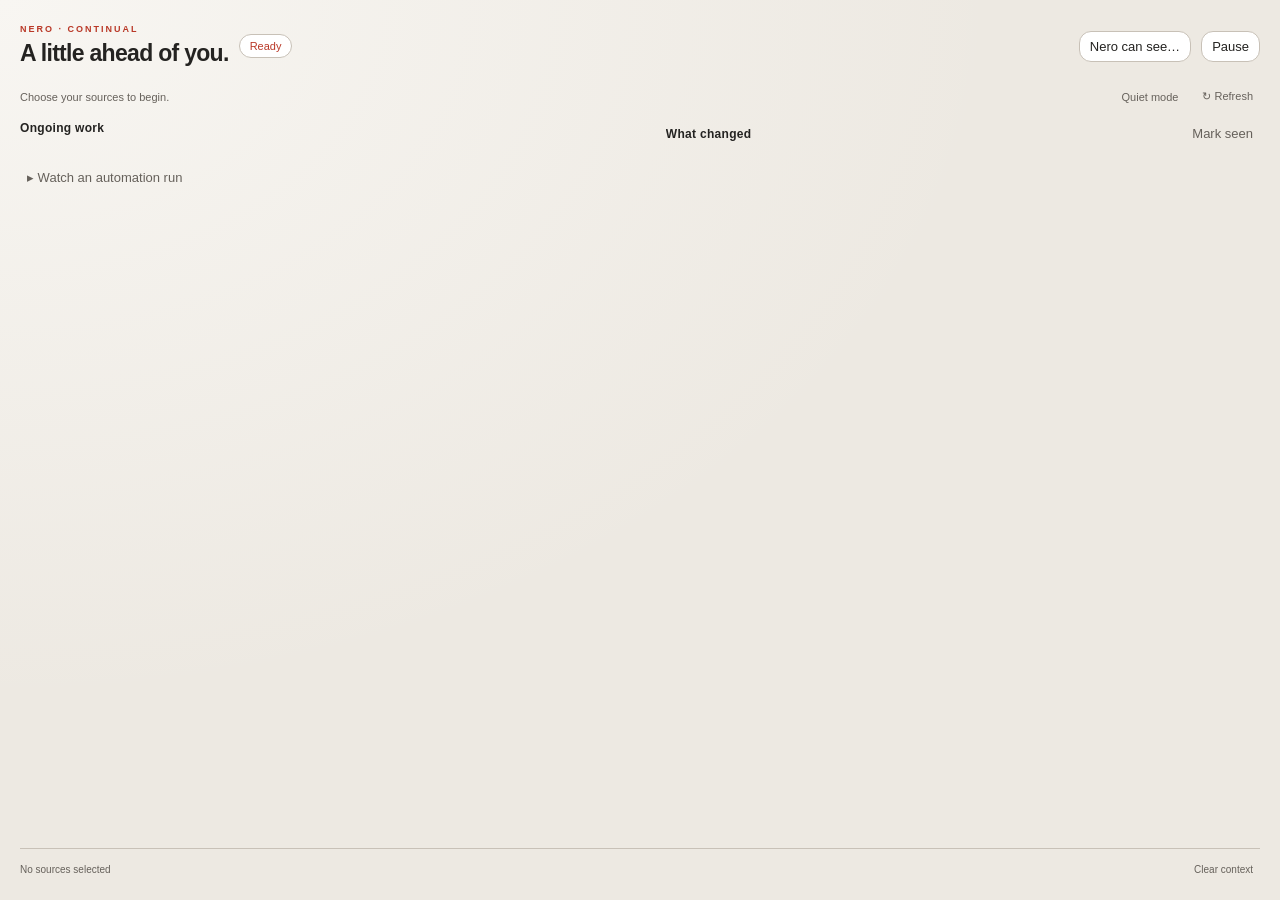
<file: Resources/Views/awareness/index.html>
<!doctype html><html lang="en" data-nook-ui><head><meta charset="utf-8"><meta name="viewport" content="width=device-width,initial-scale=1"><link rel="stylesheet" href="awareness.css"><title>Nero activity</title></head><body>
<header><div><span class="eyebrow">NERO · CONTINUAL</span><h1>A little ahead of you.</h1></div><span id="phase" class="pill">Ready</span><div class="spacer"></div><button id="sources">Nero can see…</button><button id="pause">Pause</button></header>
<div class="toolbar"><span id="status" role="status">Choose your sources to begin.</span><div class="spacer"></div><button id="quiet" class="quiet">Quiet mode</button><button id="refresh" class="quiet">↻ Refresh</button></div>
<main><section class="left"><div class="sectionTitle"><h2>Ongoing work</h2><span id="watchCount"></span></div><div id="watches" class="cards"></div><div id="watchPager" class="pager"></div>
<section id="runDetails"><button id="runToggle" class="quiet" aria-expanded="false">▸ Watch an automation run</button><div id="runBody" hidden><p class="muted">Follow one exact run. This does not start an automation.</p><div id="runs"></div><div id="runPager" class="pager"></div><button id="nook">Enable Nook activity</button></div></section></section>
<section class="right"><div class="sectionTitle"><h2>What changed</h2><button id="acknowledge" class="quiet">Mark seen</button></div><div id="activities" class="timeline"></div><div id="activityPager" class="pager"></div></section></main>
<footer><div id="sourceSummary">No sources selected</div><button id="clear" class="quiet">Clear context</button></footer><div id="error" role="alert" hidden></div><script src="awareness.js"></script></body></html>
</file>
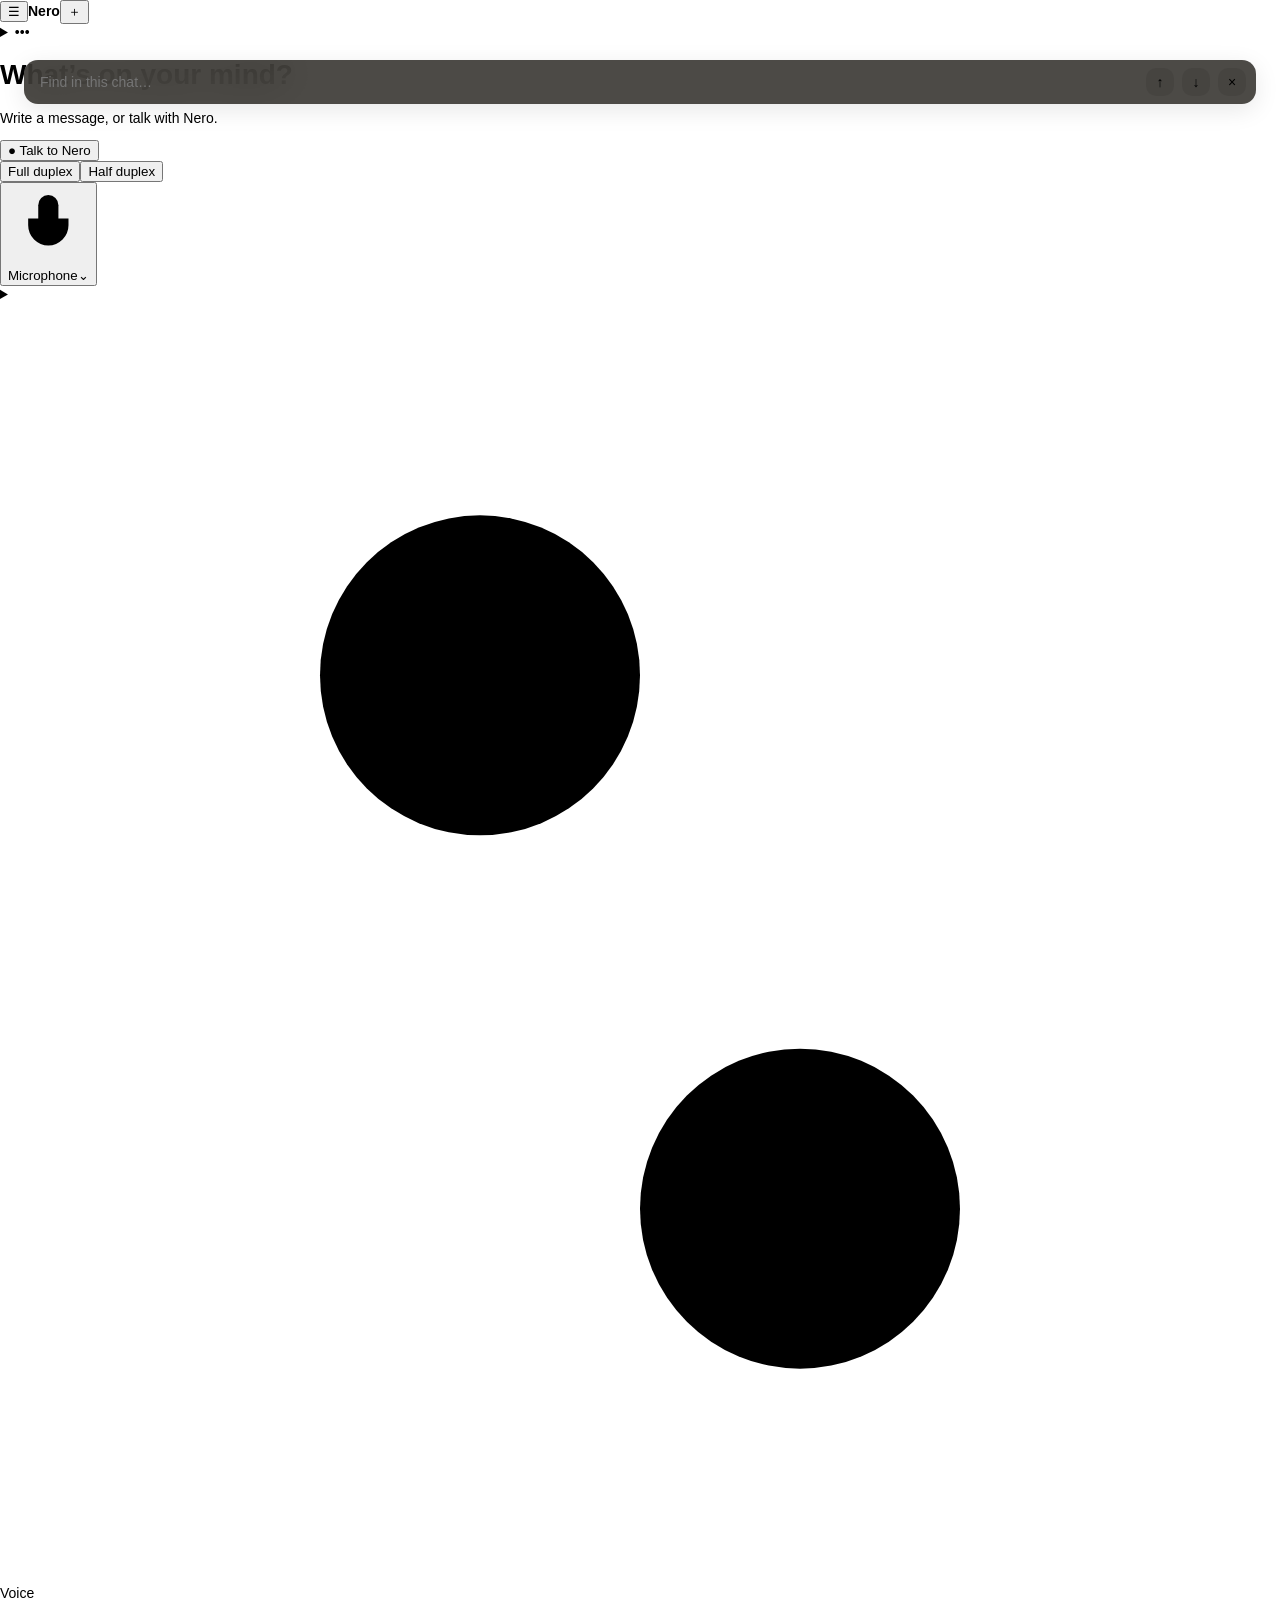
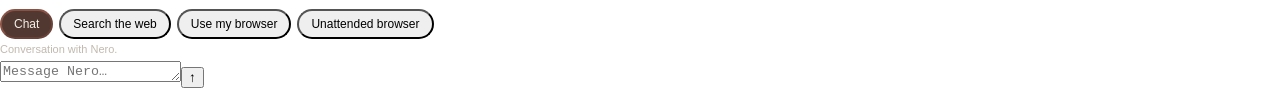
<file: Resources/Views/chat/index.html>
<!doctype html><html lang="en" data-nook-ui><head><meta charset="utf-8"><meta name="viewport" content="width=device-width,initial-scale=1"><title>Nero</title><link rel="stylesheet" href="chat.css"><link rel="stylesheet" href="chat-find.css"><link rel="stylesheet" href="chat-history.css"></head><body data-nook-seasonal-surface class="nc-app nc-agent">
<header class="nc-topbar"><button id="historyButton" class="nc-icon" aria-label="Conversation history">☰</button><strong class="nc-brand">Nero</strong><span id="presence" class="nc-status"></span><span class="nc-spacer"></span><button id="new" class="nc-icon" title="New conversation" aria-label="New conversation">＋</button><details id="agentMenu" class="nc-menu"><summary aria-label="Nero menu">•••</summary><div><label>Thinking model<select id="agentModel" aria-label="Agent thinking model"><option value="">Account default</option></select></label><div><button id="previousModels" hidden>Previous models</button><button id="nextModels" hidden>More models</button><button id="refreshModels">Refresh models</button></div><p id="modelStatus"></p><button id="findConversation">Find in conversation…</button><button id="activity">Activity &amp; automations…</button><button id="tools">Tools &amp; connections…</button><button id="settings">Chat settings…</button><button id="open">Open larger chat window</button><label><input id="useContext" type="checkbox">Use Nook context</label><p id="contextHint"></p><p id="toolSummary"></p><details id="voiceOptions"><summary>Voice options</summary><div><label>Reply pace<select id="replyPace"><option value="quick">Quicker replies</option><option value="default">Model default</option></select></label><select id="talkProvider" aria-label="Conversation speech provider"></select><label>Read aloud<select id="speechProvider" aria-label="Speech provider"><option value="">Choose provider…</option></select></label><p id="speechStatus"></p><button id="stopSpeech" hidden>Stop reading</button></div></details><button id="retry" hidden>Retry last message</button><p id="status" role="status"></p></div></details></header>
<div id="chatFind" class="nc-find" data-nook-seasonal-protect role="search" aria-label="Find in conversation" hidden><input id="chatFindQuery" type="search" maxlength="256" spellcheck="false" autocorrect="off" autocapitalize="off" autocomplete="off" aria-label="Find in loaded messages" placeholder="Find in this chat…" title="Searches loaded messages only; excerpts may omit older text."><output id="chatFindCount" role="status" aria-live="polite"></output><button id="chatFindPrevious" aria-label="Previous match" title="Previous · Shift–Enter">↑</button><button id="chatFindNext" aria-label="Next match" title="Next · Enter">↓</button><button id="chatFindClose" aria-label="Close search" title="Close · Escape">×</button></div>
<main class="nc-main"><div id="timeline" aria-label="Conversation"><div id="empty" class="nc-stage"><span data-nook-seasonal-anchor class="nook-presence nc-presence" aria-hidden="true"></span><div data-nook-seasonal-message-slot data-nook-seasonal-protect hidden></div>
<h1 id="welcomeHeading" class="nc-title">What’s on your mind?</h1><p id="welcomeSubtitle" class="nc-subtitle">Write a message, or talk with Nero.</p><button id="connectNero" hidden>Connect ChatGPT…</button></div><div id="messages" data-nook-seasonal-protect></div></div><section id="talkBar" class="nc-stage" aria-label="Voice conversation" hidden><span id="voiceOrb" data-nook-seasonal-anchor class="nook-presence nc-presence" aria-hidden="true"></span><h1 id="talkHeading" class="nc-title">I’m listening.</h1><p id="talkSubtitle" class="nc-subtitle">Take your time.</p><p id="talkWords" class="nc-words"></p><div class="nc-wave"><span id="talkWaveLabel" class="nc-wave-label">Live words</span><meter id="talkMeter" data-nook-wave="wide" min="0" max="1" value="0" aria-label="Microphone level"></meter></div><p id="talkState" class="nc-notice" role="status"></p></section><aside id="history" class="nc-drawer" hidden><div class="nc-topbar"><h2>Conversations</h2><span class="nc-spacer"></span><button id="closeHistory" class="nc-icon" aria-label="Close history">×</button></div><p id="retention" class="nc-notice"></p><div class="nc-history-search"><input id="historyQuery" type="search" maxlength="256" spellcheck="false" autocomplete="off" aria-label="Find saved conversations by title" placeholder="Find a conversation…"><button id="historyClear" hidden>Clear</button></div><p id="historyResult" class="nc-notice" role="status" aria-live="polite"></p><div id="conversations"></div></aside></main>
<section id="toolReviews" class="nc-review" aria-label="Tool approval requests" hidden></section><section id="proposal" class="nc-review" hidden><strong>Suggested action</strong><pre></pre><button id="review">Review action…</button></section><p id="error" class="nc-notice nc-error" role="alert" hidden></p>
<footer class="nc-bottom"><div class="nc-control-row"><button id="talkStart">● Talk to Nero</button><button id="talkStop" class="nc-stop" hidden>■ Stop</button><div class="nc-duplex" role="group" aria-label="Conversation duplex"><button id="fullDuplex" aria-pressed="false">Full duplex</button><button id="halfDuplex" aria-pressed="true">Half duplex</button></div><select id="duplex" hidden><option value="half">Half duplex</option><option value="full">Full duplex</option></select><div class="nc-voice-pod"><button id="talkSettings" class="nc-mic"><svg viewBox="0 0 24 24" aria-hidden="true"><rect x="9" y="3" width="6" height="12" rx="3"/><path d="M6 10v2a6 6 0 0 0 12 0v-2M12 18v3m-4 0h8"/></svg><span id="talkMicrophoneName">Microphone</span><span aria-hidden="true">⌄</span></button><details id="talkVoiceControls" class="nc-voice-controls"><summary aria-label="Voice controls"><svg viewBox="0 0 24 24" aria-hidden="true"><path d="M4 7h16M4 17h16"/><circle cx="9" cy="7" r="3"/><circle cx="15" cy="17" r="3"/></svg><span>Voice</span></summary><div class="nc-voice-panel"><strong>Voice controls</strong><label><input id="talkExpression" type="checkbox">Expressive delivery</label><p class="nc-notice">Small gestures and supported voice prosody for this Talk session. Applies to the next spoken segment.</p><p id="talkVoiceEngine" class="nc-notice"></p><label for="talkSensitivity">Interruption sensitivity <output id="talkSensitivityValue">50%</output></label><input id="talkSensitivity" type="range" min="0" max="100" step="1" value="50" aria-label="Interruption sensitivity"><div class="nc-range-labels"><span>Less sensitive</span><span>More sensitive</span></div><p class="nc-notice">Lower this if the assistant interrupts itself. You’ll need to speak more firmly to interrupt. Microphone volume stays the same.</p><p id="talkSensitivityHint" class="nc-notice"></p><button id="talkAllVoiceSettings">Microphone &amp; voice settings…</button></div></details></div><button id="typeInstead" class="nc-text-link" hidden>Type instead</button></div><div class="nc-task-mode" role="group" aria-label="Task focus"><button id="mode-chat" aria-pressed="true">Chat</button><button id="mode-search" aria-pressed="false">Search the web</button><button id="mode-browser" aria-pressed="false">Use my browser</button><button id="mode-unattended" aria-pressed="false">Unattended browser</button></div><p id="taskHint" class="nc-task-hint" role="status"></p><div id="composer" class="nc-compose"><textarea id="draft" rows="1" maxlength="2048" placeholder="Message Nero…" aria-label="Message Nero"></textarea><button id="send" aria-label="Send message" title="Send · Enter">↑</button><button id="stop" class="nc-stop" aria-label="Stop reply" hidden>■</button></div></footer><script src="chat-presence.js"></script><script src="chat-task-mode.js"></script><script src="chat.js"></script><script src="chat-find.js"></script><script src="chat-history.js"></script></body></html>
</file>
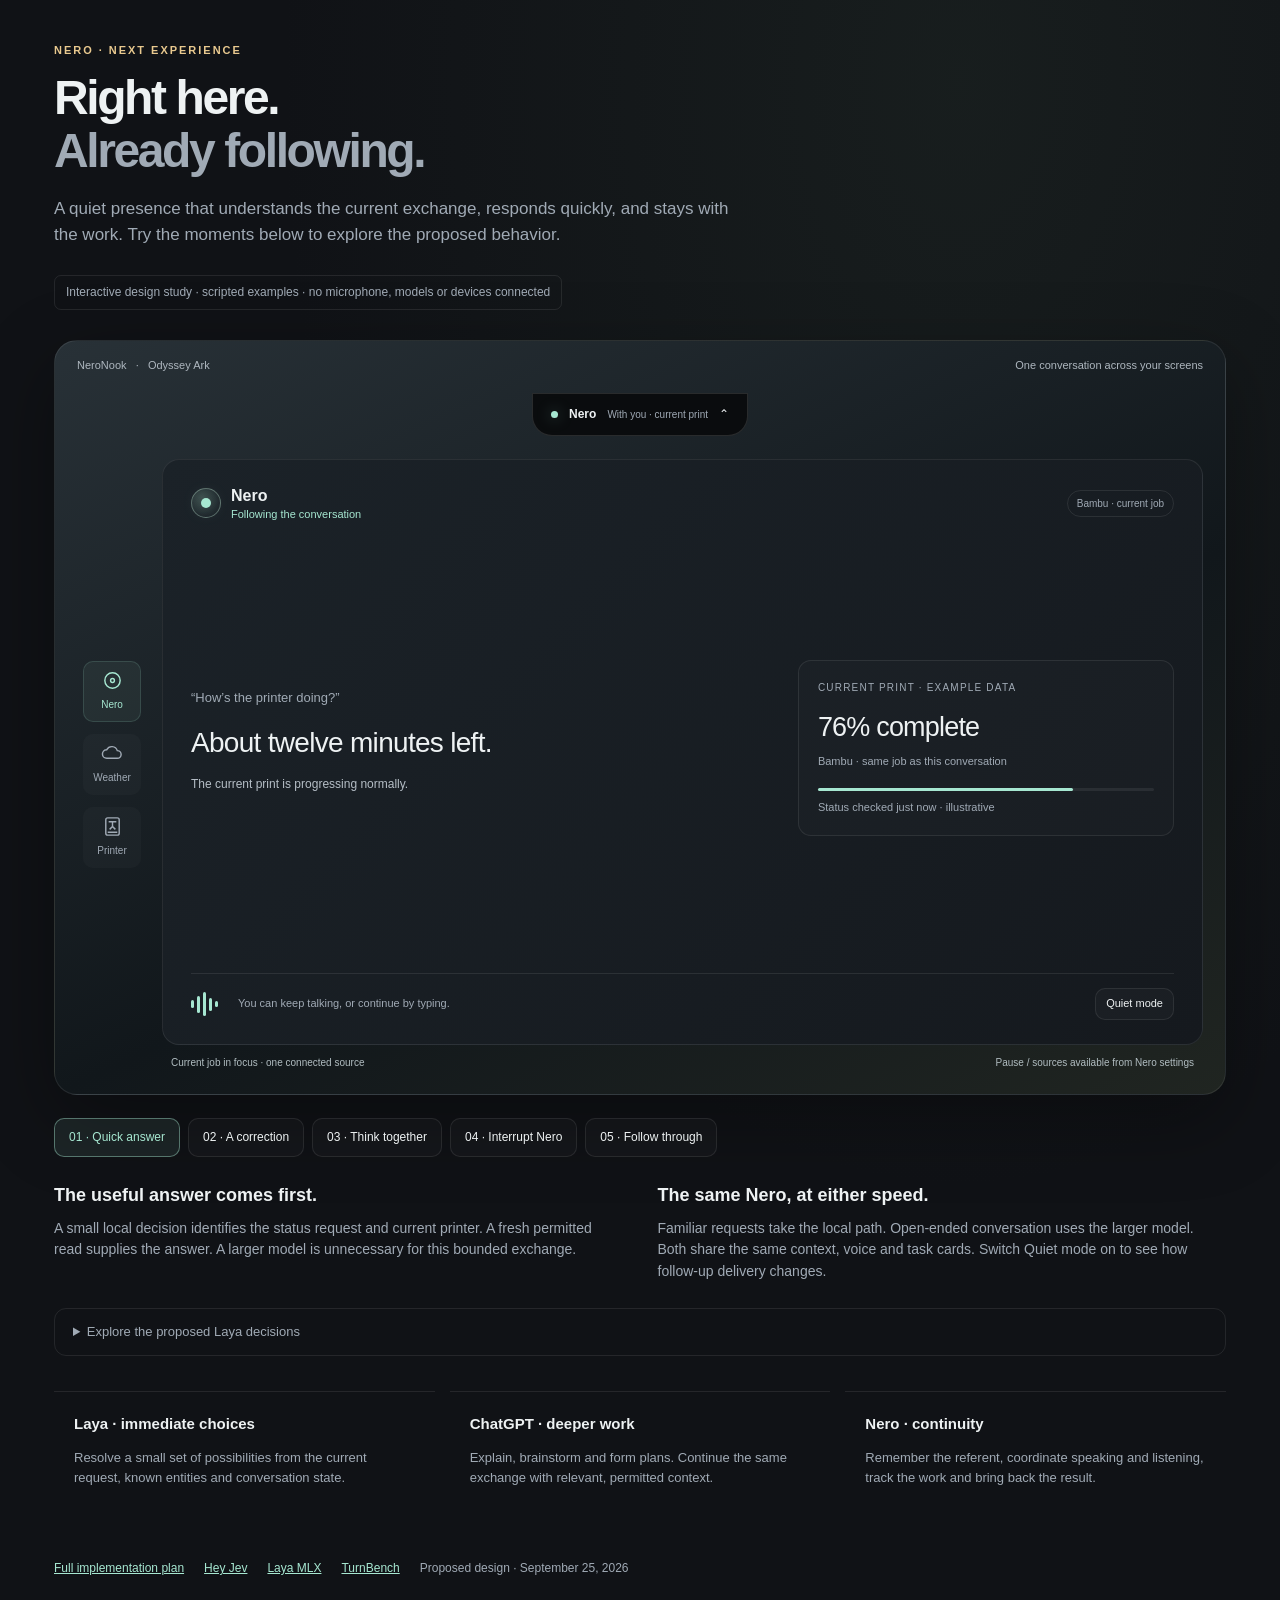
<file: docs/nero-presence-study.html>
<!doctype html>
<html lang="en">
<head>
<meta charset="utf-8"><meta name="viewport" content="width=device-width,initial-scale=1">
<title>Nero · Presence study</title>
<style>
:root{color-scheme:dark;--bg:#101216;--panel:#181c22;--ink:#eef2f3;--muted:#a0aab5;--line:#ffffff16;--mint:#a6e7d1;--amber:#e9c98f}
*{box-sizing:border-box}body{margin:0;background:radial-gradient(ellipse at 75% 5%,#29372f50,transparent 50%),var(--bg);color:var(--ink);font:15px/1.55 -apple-system,BlinkMacSystemFont,"Segoe UI",sans-serif}button,a{touch-action:manipulation}button{font:inherit;cursor:pointer;color:inherit;border:1px solid var(--line);background:#ffffff06;border-radius:10px;padding:9px 14px}button:hover{background:#ffffff10}button:focus-visible,a:focus-visible,summary:focus-visible{outline:2px solid var(--mint);outline-offset:4px}button[aria-pressed=true]{border-color:#a6e7d16b;background:#a6e7d116;color:var(--mint)}a{color:var(--mint)}main{max-width:1240px;margin:auto;padding:42px 34px 70px}.eyebrow{letter-spacing:.18em;text-transform:uppercase;color:var(--amber);font-size:11px;font-weight:650}h1{font-size:48px;line-height:1.1;letter-spacing:-.05em;font-weight:550;margin:13px 0 18px}h1 span{color:var(--muted)}.intro{max-width:690px;color:var(--muted);font-size:17px}.disclaimer{display:inline-block;margin:10px 0 30px;padding:7px 11px;border:1px solid var(--line);border-radius:7px;color:var(--muted);font-size:12px}.desktop{border:1px solid var(--line);border-radius:23px;background:linear-gradient(155deg,#283137,#11171b 58%,#202521);padding:16px 22px 24px;box-shadow:0 25px 80px #0005;overflow:auto}.menubar{display:flex;justify-content:space-between;align-items:center;color:#aeb7bf;font-size:11px;margin-bottom:19px}.pill{display:flex;align-items:center;gap:11px;margin:0 auto 23px;background:#0a0c0e;border:1px solid #ffffff20;border-radius:0 0 20px 20px;min-height:43px;max-width:355px;justify-content:center;padding:8px 18px;font-size:12px}.dot{display:inline-block;width:7px;height:7px;border-radius:50%;background:var(--mint);box-shadow:0 0 15px #a6e7d166}.pill b{font-weight:550}.pill small{color:var(--muted)}.shell{display:grid;grid-template-columns:70px minmax(0,1fr);gap:15px;min-width:710px}.rail{display:flex;flex-direction:column;gap:12px;justify-content:center;align-items:center}.rail button{width:58px;height:61px;padding:7px 2px;font-size:10px;display:flex;flex-direction:column;align-items:center;gap:5px;border-color:transparent;color:var(--muted)}.rail svg{width:23px;height:23px;stroke:currentColor;stroke-width:1.5;fill:none}.rail .selected{color:var(--mint);background:#a6e7d110;border-color:#a6e7d125}.surface{min-width:0}.canvas{aspect-ratio:16/9;background:linear-gradient(135deg,#1b2228,#15191e);border:1px solid #ffffff15;border-radius:17px;display:flex;flex-direction:column;padding:24px 28px;overflow:hidden;position:relative}.canvas header{display:flex;align-items:center;justify-content:space-between;gap:10px}.brand{display:flex;align-items:center;gap:10px}.mark{width:30px;height:30px;border:1px solid #c3ead55e;border-radius:50%;position:relative;background:radial-gradient(circle at 35% 30%,#b7ecd032,#b7ecd004 70%)}.mark:after{content:"";position:absolute;inset:9px;border-radius:50%;background:var(--mint);box-shadow:0 0 18px #a6e7d177}.brand strong{font-size:16px;font-weight:550}.state{font-size:11px;color:var(--mint);display:block;margin-top:-3px}.context-pill{font-size:10px;color:var(--muted);border:1px solid var(--line);border-radius:20px;padding:5px 9px}.dialogue{display:grid;grid-template-columns:1.55fr 1fr;gap:24px;align-items:center;flex:1;min-height:0;padding:18px 0}.question{color:var(--muted);font-size:13px;margin:0 0 16px}.answer{font-size:clamp(18px,2.35vw,28px);line-height:1.34;letter-spacing:-.025em;margin:0;font-weight:450}.follow{margin:14px 0 0;color:#b5bec6;font-size:12px;min-height:2.8em}.card{border:1px solid #ffffff15;border-radius:13px;background:#ffffff04;padding:19px;min-height:150px;display:flex;flex-direction:column;justify-content:center}.card .label{color:var(--muted);font-size:10px;letter-spacing:.12em;text-transform:uppercase}.card .value{font-size:27px;font-weight:500;letter-spacing:-.03em;margin:12px 0 4px}.card .detail{color:var(--muted);font-size:11px}.progress{height:3px;background:#ffffff12;border-radius:5px;margin:18px 0 8px}.progress i{display:block;height:100%;background:var(--mint);width:75%;border-radius:5px}.bottom{display:flex;align-items:center;gap:12px;border-top:1px solid var(--line);padding-top:14px}.bars{display:flex;gap:3px;align-items:center;width:35px;height:27px}.bars i{width:3px;background:var(--mint);border-radius:3px;height:8px}.bars i:nth-child(2){height:17px}.bars i:nth-child(3){height:24px}.bars i:nth-child(4){height:13px}.bars i:nth-child(5){height:6px}.bottom .hint{font-size:11px;color:var(--muted);flex:1}.bottom button{font-size:11px;padding:6px 10px}.statusline{display:flex;justify-content:space-between;color:#b1bdc1;font-size:10px;padding:10px 9px 0}.controls{display:flex;flex-wrap:wrap;gap:8px;margin:23px 0 17px}.controls button{font-size:12px}.explanation{display:grid;grid-template-columns:1fr 1fr;gap:35px;margin-top:25px}.explanation h2{font-size:18px;font-weight:550;margin:0 0 8px}.explanation p{color:var(--muted);font-size:14px;margin:0}.inspector{margin-top:25px;border:1px solid var(--line);border-radius:12px;padding:13px 18px}.inspector summary{cursor:pointer;color:var(--muted);font-size:13px}.choices{display:grid;grid-template-columns:repeat(3,1fr);gap:10px;margin-top:16px}.choice{padding:12px;border-radius:9px;background:#ffffff04;color:var(--muted);font-size:12px}.choice strong{display:block;color:var(--mint);font-weight:500;margin:6px 0}.note{font-size:11px;color:var(--muted);margin-top:14px}.lanes{display:grid;grid-template-columns:1fr 1fr 1fr;gap:15px;margin-top:35px}.lane{padding:20px;border-top:1px solid var(--line)}.lane b{font-weight:550}.lane p{font-size:13px;color:var(--muted)}footer{margin-top:38px;font-size:12px;color:var(--muted);display:flex;flex-wrap:wrap;gap:20px}.collapsed .shell{display:none}.collapsed .pill{margin-bottom:90px;margin-top:10px}.paused .dot,.paused .mark:after{background:#aab0b7;box-shadow:none}.paused .bars i{height:3px;background:#aab0b7}.paused .state{color:#aab0b7}@media(max-width:760px){main{padding:25px 18px}h1{font-size:36px}.desktop{padding:15px}.canvas{padding:19px}.answer{font-size:21px}.explanation,.lanes{grid-template-columns:1fr;gap:20px}.choices{grid-template-columns:1fr}.menubar{min-width:680px}.pill{margin-left:250px}.desktop.collapsed .pill{margin-left:auto}.desktop.collapsed .menubar{min-width:0}}
</style>
</head>
<body>
<main>
<div class="eyebrow">Nero · next experience</div>
<h1>Right here.<br><span>Already following.</span></h1>
<p class="intro">A quiet presence that understands the current exchange, responds quickly, and stays with the work. Try the moments below to explore the proposed behavior.</p>
<div class="disclaimer">Interactive design study · scripted examples · no microphone, models or devices connected</div>
<div class="desktop" id="desktop">
  <div class="menubar"><span>NeroNook &nbsp; · &nbsp; Odyssey Ark</span><span>One conversation across your screens</span></div>
  <button class="pill" id="pill" aria-expanded="true" aria-controls="shell"><span class="dot"></span><b>Nero</b><small id="pillStatus">With you · current print</small><span aria-hidden="true">⌃</span></button>
  <div class="shell" id="shell">
    <nav class="rail" aria-label="Illustrative module selector">
      <button class="selected" title="Nero conversation" id="neroRail"><svg viewBox="0 0 24 24" aria-hidden="true"><circle cx="12" cy="12" r="8"/><circle cx="12" cy="12" r="2"/></svg>Nero</button>
      <button id="weatherRail" title="Preview Weather conversation"><svg viewBox="0 0 24 24" aria-hidden="true"><path d="M6 17h11a4 4 0 0 0 0-8 6 6 0 0 0-11-1 4.5 4.5 0 0 0 0 9Z"/></svg>Weather</button>
      <button id="printRail" title="Preview printer conversation"><svg viewBox="0 0 24 24" aria-hidden="true"><rect x="5" y="3" width="14" height="18" rx="2"/><path d="M8 7h8M12 7v5m-5 6h10m-8-3 3-3 3 3"/></svg>Printer</button>
    </nav>
    <div class="surface">
      <section class="canvas" aria-label="Proposed 16 by 9 module interface">
        <header><div class="brand"><div class="mark" aria-hidden="true"></div><div><strong>Nero</strong><span class="state" id="state">Following the conversation</span></div></div><span class="context-pill" id="context">Bambu · current job</span></header>
        <div class="dialogue" aria-live="polite">
          <div><p class="question" id="question">“How’s the printer doing?”</p><p class="answer" id="answer">About twelve minutes left.</p><p class="follow" id="follow">The current print is progressing normally.</p></div>
          <div class="card"><span class="label" id="cardLabel">Current print · example data</span><span class="value" id="cardValue">76% complete</span><span class="detail" id="cardDetail">Bambu · same job as this conversation</span><div class="progress" id="progress"><i id="progressFill"></i></div><span class="detail" id="cardFoot">Status checked just now · illustrative</span></div>
        </div>
        <div class="bottom"><div class="bars" aria-hidden="true"><i></i><i></i><i></i><i></i><i></i></div><span class="hint" id="hint">You can keep talking, or continue by typing.</span><button id="quiet" aria-pressed="false">Quiet mode</button></div>
      </section>
      <div class="statusline"><span id="status">Current job in focus · one connected source</span><span>Pause / sources available from Nero settings</span></div>
    </div>
  </div>
</div>
<div class="controls" role="group" aria-label="Preview a conversation moment">
  <button data-scene="read" aria-pressed="true">01 · Quick answer</button>
  <button data-scene="correct" aria-pressed="false">02 · A correction</button>
  <button data-scene="plan" aria-pressed="false">03 · Think together</button>
  <button data-scene="interrupt" aria-pressed="false">04 · Interrupt Nero</button>
  <button data-scene="watch" aria-pressed="false">05 · Follow through</button>
</div>
<div class="explanation"><div><h2 id="whyTitle">The useful answer comes first.</h2><p id="why">A small local decision identifies the status request and current printer. A fresh permitted read supplies the answer. A larger model is unnecessary for this bounded exchange.</p></div><div><h2>The same Nero, at either speed.</h2><p>Familiar requests take the local path. Open-ended conversation uses the larger model. Both share the same context, voice and task cards. Switch Quiet mode on to see how follow-up delivery changes.</p></div></div>
<details class="inspector"><summary>Explore the proposed Laya decisions</summary><div class="choices"><div class="choice">Relationship to conversation<strong id="c1">Current status request</strong><span id="o1">read · correction · new topic · uncertain</span></div><div class="choice">Relevant target<strong id="c2">Current Bambu job</strong><span id="o2">current job · other job · unknown</span></div><div class="choice">Response path<strong id="c3">Fresh local read</strong><span id="o3">read · clarify · reason</span></div></div><p class="note">Illustrative choices, not model output. The software validates freshness and permission independently. No timing or confidence values in this study are measured.</p></details>
<div class="lanes"><div class="lane"><b>Laya · immediate choices</b><p>Resolve a small set of possibilities from the current request, known entities and conversation state.</p></div><div class="lane"><b>ChatGPT · deeper work</b><p>Explain, brainstorm and form plans. Continue the same exchange with relevant, permitted context.</p></div><div class="lane"><b>Nero · continuity</b><p>Remember the referent, coordinate speaking and listening, track the work and bring back the result.</p></div></div>
<footer><a href="PERSONAL-AGENT-PLAN.md">Full implementation plan</a><a href="https://github.com/henryklunaris/hey-jev">Hey Jev</a><a href="https://github.com/mizorewww/laya-mlx">Laya MLX</a><a href="https://www.sesame.com/blog/turnbench">TurnBench</a><span>Proposed design · September 25, 2026</span></footer>
</main>
<script>
const scenes={
read:{state:'Following the conversation',context:'Bambu · current job',question:'“How’s the printer doing?”',answer:'About twelve minutes left.',follow:'The current print is progressing normally.',cardLabel:'Current print · example data',cardValue:'76% complete',cardDetail:'Bambu · same job as this conversation',cardFoot:'Status checked just now · illustrative',status:'Current job in focus · one connected source',pillStatus:'With you · current print',whyTitle:'The useful answer comes first.',why:'A small local decision identifies the status request and current printer. A fresh permitted read supplies the answer. A larger model is unnecessary for this bounded exchange.',c1:'Current status request',o1:'read · correction · new topic · uncertain',c2:'Current Bambu job',o2:'current job · other job · unknown',c3:'Fresh local read',o3:'read · clarify · reason',progress:76},
correct:{state:'Updating the target',context:'Weather · display selection',question:'“Actually, on the other screen.”',answer:'On the MacBook. Got it.',follow:'Weather stays in focus; only its display changes.',cardLabel:'Presentation target',cardValue:'MacBook display',cardDetail:'Previously shown on Odyssey Ark',cardFoot:'Illustrative presentation result',status:'Same request · revised display',pillStatus:'With you · Weather on MacBook',whyTitle:'A correction carries the context forward.',why:'The previous exchange supplies the Weather view and the selected display. Laya chooses the other known screen. Presentation is validated by the host. With several possible screens, Nero asks a specific question.',c1:'Correction of the last request',o1:'correction · new request · uncertain',c2:'MacBook display',o2:'Ark · MacBook · uncertain',c3:'Update module presentation',o3:'present · clarify · reason',progress:null},
plan:{state:'Thinking with you',context:'Nero · next version',question:'“Help me plan the next version.”',answer:'Let’s start with how you want it to feel.',follow:'We can work through the interaction, then turn it into a plan.',cardLabel:'Working conversation',cardValue:'Next version',cardDetail:'Scope → experience → implementation',cardFoot:'A draft will appear here as we work',status:'Conversation continues · context stays in view',pillStatus:'With you · next version',whyTitle:'Deeper thought gets room to develop.',why:'Laya identifies an open-ended planning request. The existing ChatGPT connection handles the discussion, while the conversation manager keeps the same thread and visible task. These scripted lines do not demonstrate cloud latency.',c1:'New planning request',o1:'follow-up · new request · uncertain',c2:'Nero next version',o2:'current project · another project · uncertain',c3:'Larger-model conversation',o3:'local read · clarify · reason',progress:null},
interrupt:{state:'Listening to the correction',context:'Next version · revised scope',question:'“Wait—only the voice features.”',answer:'Just voice. Let’s narrow it down.',follow:'Recognition, conversational timing and the way Nero speaks.',cardLabel:'Revised scope',cardValue:'Voice experience',cardDetail:'The previous spoken answer is stopped',cardFoot:'An interrupted reply cannot resume later',status:'Task preserved · speech interrupted',pillStatus:'Listening · revised scope',whyTitle:'Interrupting should feel ordinary.',why:'The audio layer yields promptly. Laya helps interpret the new words as a scope correction. The conversation manager retires the old response and continues the same task. Stopping speech does not cancel unrelated work.',c1:'Scope correction',o1:'correction · cancel task · new topic · uncertain',c2:'Current planning task',o2:'current task · different task · uncertain',c3:'Continue with revised scope',o3:'continue · clarify · abandon',progress:null},
watch:{state:'A result for you',context:'Bambu · watched job',question:'Earlier: “Let me know when that finishes.”',answer:'Your print just finished.',follow:'It’s the job you asked me to watch. Want to bring it up?',cardLabel:'Watched print · example result',cardValue:'Complete',cardDetail:'One outcome, tied to the exact job',cardFoot:'Provider completion receipt · illustrative',status:'One completed watch · no repeated announcement',pillStatus:'A result · print complete',whyTitle:'Nero follows through.',why:'A provider completion event resolves the exact watched job. Deterministic checks establish the outcome. Delivery respects Quiet mode; Laya may rank relevance but cannot invent completion. Printer watches extend the current automation-only implementation.',c1:'Requested follow-up',o1:'requested result · optional suggestion · irrelevant',c2:'Exact watched job',o2:'identity supplied by watch state',c3:'Present the verified result',o3:'speak · show quietly · defer',progress:100}
};
let current='read',quiet=false;
const $=id=>document.getElementById(id);
function render(){const s=scenes[current];for(const [key,value] of Object.entries(s)){if(key!=='progress')$(key).textContent=value} $('progress').hidden=s.progress===null;$('progressFill').style.width=(s.progress||0)+'%';$('desktop').classList.toggle('paused',quiet);$('quiet').setAttribute('aria-pressed',String(quiet));$('quiet').textContent=quiet?'Quiet mode on':'Quiet mode';$('hint').textContent=quiet?'Replies stay here. Continue by typing.':'You can keep talking, or continue by typing.';if(quiet){$('pillStatus').textContent='Quiet · '+(current==='watch'?'one result ready':'with you');$('state').textContent=current==='watch'?'A quiet update':'Quiet mode';if(current==='watch'){$('follow').textContent='Saved here without a spoken interruption.';$('status').textContent='One result waiting · no audio announcement'}}document.querySelectorAll('[data-scene]').forEach(b=>b.setAttribute('aria-pressed',String(b.dataset.scene===current)))}
function select(name){current=name;$('desktop').classList.remove('collapsed');$('pill').setAttribute('aria-expanded','true');render()}
document.querySelectorAll('[data-scene]').forEach(b=>b.onclick=()=>select(b.dataset.scene));$('quiet').onclick=()=>{quiet=!quiet;render()};$('pill').onclick=()=>{const collapsed=$('desktop').classList.toggle('collapsed');$('pill').setAttribute('aria-expanded',String(!collapsed))};$('neroRail').onclick=()=>select('plan');$('weatherRail').onclick=()=>select('correct');$('printRail').onclick=()=>select('read');render();
</script>
</body>
</html>
</file>
<file: Resources/Views/awareness/awareness.css>
/* SDK paired fallback; live appearance sets these variables inline. */
:root{--nook-background:#1E1D1B;--nook-surface:#292724;--nook-elevated:#34312D;--nook-text:#F3EFE8;--nook-secondary:#C1B9AE;--nook-accent:#F2806C;--nook-on-accent:#241A17;--nook-border:#625C54;--nook-focus:#F2A18E;--nook-success:#9BCDAD;--nook-warning:#EBC486;--nook-error:#F5A697;--nook-corner-radius:20px;--nook-control-radius:12px;--nook-spacing-scale:1;--nook-card-opacity:.98;--nook-shell-opacity:.9;--nook-border-width:1px;}
@media(prefers-color-scheme:light){:root{--nook-background:#EDE9E2;--nook-surface:#F8F6F2;--nook-elevated:#FFFFFF;--nook-text:#242321;--nook-secondary:#66615B;--nook-accent:#B93827;--nook-on-accent:#FFFFFF;--nook-border:#C8C1B7;--nook-focus:#A72E20;--nook-success:#2B6747;--nook-warning:#815815;--nook-error:#A72E20;}}
:root{color-scheme:light dark;font:13px -apple-system,BlinkMacSystemFont,sans-serif;color:var(--nook-text,#e3ede9);background:var(--nook-background,#0d1516)}*{box-sizing:border-box}body{margin:0;display:flex;flex-direction:column;height:100vh;padding:20px;gap:12px;background:radial-gradient(ellipse at top left,var(--nook-surface,#16312c) 0,transparent 55%),var(--nook-background,#0d1516)}header,.toolbar,.sectionTitle,footer,.row,.pager{display:flex;align-items:center;gap:10px}h1{font-size:23px;letter-spacing:-.7px;margin:5px 0}h2{font-size:12px;letter-spacing:.3px;margin:0}.eyebrow{color:var(--nook-accent,#83b9a6);font-size:9px;letter-spacing:2px;font-weight:650}.spacer{flex:1}.pill{padding:5px 10px;background:var(--nook-elevated,#1f3931);color:var(--nook-accent,#a0ead1);border:1px solid var(--nook-border,#355d4e);border-radius:30px;font-size:11px}.pill[data-phase="Needs you"]{color:var(--nook-accent,#ffce99);background:var(--nook-elevated,#453422);border-color:var(--nook-border,#725335)}button{font:inherit;color:inherit;background:var(--nook-elevated,#243631);border:1px solid var(--nook-border,#365248);padding:7px 10px;border-radius:8px;cursor:pointer}button:hover{background:var(--nook-elevated,#354f45)}button:disabled{opacity:.4;cursor:default}button.quiet{background:none;border-color:transparent;color:var(--nook-secondary,#a1b5ac);padding:4px 6px}button.quiet:hover{color:var(--nook-text,#e3ede9);background:var(--nook-surface,#20322b)}.toolbar{font-size:11px;color:var(--nook-secondary,#9bada6);min-height:25px}#status{overflow:hidden;text-overflow:ellipsis;white-space:nowrap;max-width:60%}main{display:grid;grid-template-columns:1.05fr 1fr;gap:22px;flex:1;min-height:0}section{min-width:0;overflow-y:auto}.sectionTitle{justify-content:space-between;margin-bottom:10px}.cards{display:grid;gap:8px}.card{padding:12px;background:var(--nook-surface,#172421);border:1px solid var(--nook-border,#2b3c35);border-radius:12px}.card h3{font-size:13px;margin:0 0 6px}.card p,.timeline p{font-size:11px;color:var(--nook-secondary,#98b2a6);line-height:1.5;margin:5px 0}.row .name{flex:1;min-width:0}.muted{font-size:11px;color:var(--nook-secondary,#8a9f96);line-height:1.6}.empty{padding:20px 10px 22px;border:1px dashed var(--nook-border,#32443b);border-radius:12px;color:var(--nook-secondary,#9bb0a4);font-size:12px;line-height:1.7}.timeline article{border-left:2px solid var(--nook-border,#345646);padding:1px 10px 10px;margin:0 0 6px}.timeline strong{font-size:12px}.timeline time{font-size:10px;color:var(--nook-secondary,#789485)}.timeline article.unread{border-color:var(--nook-border,#8de4c6)}.timeline article.unread strong{color:var(--nook-accent,#c0f3df)}#runDetails{margin-top:14px}summary{cursor:pointer;color:var(--nook-accent,#b0d0be);font-size:12px}#runs .row{padding:8px 0;border-bottom:1px solid var(--nook-border,#23382d);font-size:11px}#runs button{padding:5px 8px;font-size:11px}.pager{justify-content:flex-end;font-size:10px;color:var(--nook-secondary,#8da697);margin-top:6px}.pager button{padding:2px 7px}footer{border-top:1px solid var(--nook-border,#273b32);padding-top:10px;color:var(--nook-secondary,#91aa9e);font-size:10px}#sourceSummary{flex:1;white-space:nowrap;overflow:hidden;text-overflow:ellipsis}#error{color:var(--nook-accent,#ffd3a2);font-size:12px}button:focus-visible,summary:focus-visible{outline:2px solid var(--nook-border,#9fe3c7);outline-offset:2px}@media(max-height:380px){body{padding:12px;gap:6px}h1{font-size:18px}header button{font-size:11px;padding:5px 8px}.card{padding:8px}main{gap:14px}.empty{padding:10px}.toolbar{min-height:18px}footer{padding-top:6px}}@media(max-width:550px){body{padding:10px}h1{font-size:17px}header{gap:5px}header button{font-size:10px}.pill{padding:4px 7px}main{gap:10px}}

/* Shared SDK theme: focus and interaction colors follow the selected pair. */
button,input,select,textarea{border-radius:var(--nook-control-radius,12px)}button:focus-visible,input:focus-visible,select:focus-visible,textarea:focus-visible{outline-color:var(--nook-focus)}::selection{background:var(--nook-accent);color:var(--nook-on-accent)}
</file>
<file: Resources/Views/chat/chat.css>
/* SDK paired fallback; live appearance sets these variables inline. */
:root{--nook-background:#1E1D1B;--nook-surface:#292724;--nook-elevated:#34312D;--nook-text:#F3EFE8;--nook-secondary:#C1B9AE;--nook-accent:#F2806C;--nook-on-accent:#241A17;--nook-border:#625C54;--nook-focus:#F2A18E;--nook-success:#9BCDAD;--nook-warning:#EBC486;--nook-error:#F5A697;--nook-corner-radius:20px;--nook-control-radius:12px;--nook-spacing-scale:1;--nook-card-opacity:.98;--nook-shell-opacity:.9;--nook-border-width:1px;}
*{box-sizing:border-box}body{font:14px -apple-system,BlinkMacSystemFont,sans-serif;margin:0}button{cursor:pointer}button:disabled{cursor:default}#timeline{height:100%;overflow:auto}#messages{max-width:760px;margin:0 auto;display:flex;flex-direction:column;gap:22px;padding:16px 12px 26px}.message{font-size:15px;line-height:1.65;overflow-wrap:anywhere}.message.user{padding:12px 18px;align-self:flex-end;max-width:87%;border-radius:18px;background:color-mix(in srgb,var(--nook-surface) 68%,transparent)}.message.assistant{padding:8px 2px}.byline{font-size:10px;color:var(--nook-secondary);letter-spacing:.1em;text-transform:uppercase;margin-bottom:6px}.body p{margin:0 0 10px}.body pre,.body code,#proposal pre{white-space:pre-wrap;overflow-wrap:anywhere;font-size:12px}.messageTools{display:flex;gap:10px;opacity:.6}.messageTools button{border:0;background:transparent;box-shadow:none;font-size:11px;padding:4px 0}.messageTools:hover{opacity:1}.body a{color:var(--nook-accent)}#conversations{display:grid;gap:8px;margin-top:18px}#conversations button{text-align:left;padding:12px 16px}#toolReviews{max-height:36vh;overflow:auto}.toolReview pre{white-space:pre-wrap;overflow-wrap:anywhere;max-height:130px;overflow:auto}#proposal pre{max-height:90px;overflow:auto}.nc-app #talkState{max-width:650px}.nc-app #talkWords:empty{display:none}#messages:empty{padding:0}.notice,.phase,.activity{font-size:12px;color:var(--nook-secondary)}.nc-app #voiceOptions>div{display:grid;gap:9px;margin-top:10px}.nc-app #agentMenu input[type=checkbox]{width:auto;margin-right:7px}.nc-app #talkState{font-size:11px}

.nc-task-mode{display:flex;gap:6px;flex-wrap:wrap;margin:8px 0 4px}.nc-task-mode button{font-size:12px;padding:6px 12px;border-radius:18px;box-shadow:none}.nc-task-mode button[aria-pressed=true]{background:color-mix(in srgb,var(--nook-accent) 20%,var(--nook-surface));color:var(--nook-text);border-color:color-mix(in srgb,var(--nook-accent) 35%,transparent)}.nc-task-hint{font-size:11px;color:var(--nook-secondary);margin:0 0 6px}
</file>
<file: Resources/Views/chat/chat-find.css>
.nc-find[hidden]{display:none}
html[data-nook-ui] body.nc-app{position:relative}
html[data-nook-ui] body.nc-app #chatFind{position:absolute;inset:60px 24px auto;z-index:25;display:flex;align-items:center;gap:8px;width:auto;height:auto;min-height:0;max-height:none;flex:none;margin:0;padding:8px 10px;border:0;border-radius:14px;background:color-mix(in srgb,var(--nook-elevated) 88%,transparent);backdrop-filter:blur(20px);-webkit-backdrop-filter:blur(20px);box-shadow:0 6px 24px #00000018}
html[data-nook-ui] body.nc-app:has(#chatFind:not([hidden])) #timeline{padding-top:60px;scroll-padding-top:60px}
.nc-find input{min-width:0;flex:1;background:transparent;color:inherit;border:0;border-radius:8px;padding:6px;font:inherit}
.nc-find input:focus-visible{outline:2px solid Highlight;outline-offset:2px}
.nc-find output{font-size:12px;white-space:nowrap;opacity:.75;font-variant-numeric:tabular-nums}
.nc-find button{flex-shrink:0;min-width:28px;min-height:28px;padding:4px 7px;border:0;border-radius:10px;color:inherit;background:color-mix(in srgb,currentColor 8%,transparent);font:inherit}
.nc-find button:hover:not(:disabled){background:color-mix(in srgb,currentColor 15%,transparent)}
.nc-find button:disabled{opacity:.35}
.nc-find button:focus-visible{outline:2px solid Highlight;outline-offset:2px}
mark.nc-find-hit{color:inherit;background:color-mix(in srgb,Highlight 30%,transparent);border-radius:3px}
mark.nc-find-current{background:color-mix(in srgb,Highlight 60%,transparent);outline:1px solid Highlight}
@media(max-width:460px){html[data-nook-ui] body.nc-app #chatFind{gap:4px;inset-inline:12px}.nc-find output{font-size:11px}.nc-find input{font-size:13px}}
</file>
<file: Resources/Views/chat/chat-history.css>
.nc-history-search{display:flex;gap:8px;align-items:center;margin-top:12px}
.nc-history-search input{min-width:0;flex:1}
.nc-history-search button{flex:none}
#historyResult{min-height:1.4em;margin:8px 0}
html[data-nook-ui] #conversations button[hidden]{display:none}
</file>
